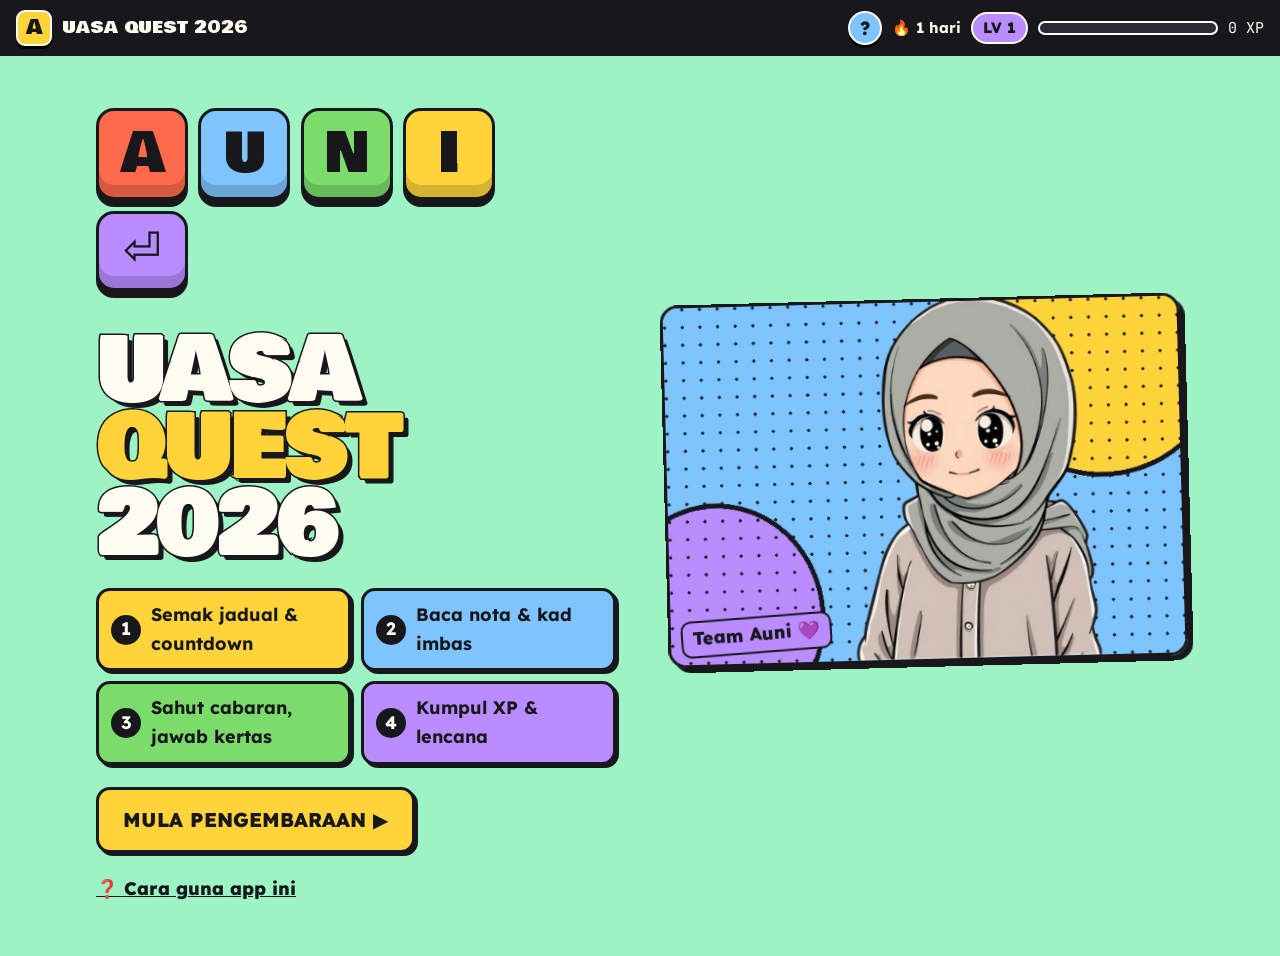
<file: index.html>
<!doctype html>
<html lang="ms">
<head>
<meta charset="utf-8">
<meta name="viewport" content="width=device-width,initial-scale=1,viewport-fit=cover">
<title>Auni UASA Quest 2026</title>
<meta name="description" content="Hub ulang kaji UASA Tingkatan 1: jadual & countdown, nota, kad imbas, cabaran, kertas latihan, simulasi dan lencana.">
<meta name="theme-color" content="#17171C">
<link rel="manifest" href="manifest.webmanifest">
<link rel="icon" type="image/png" href="assets/icons/favicon.png">
<link rel="apple-touch-icon" href="assets/icons/apple-touch-icon.png">
<meta name="apple-mobile-web-app-capable" content="yes">
<meta name="mobile-web-app-capable" content="yes">
<meta name="apple-mobile-web-app-status-bar-style" content="black">
<meta name="apple-mobile-web-app-title" content="Auni UASA">
<meta property="og:type" content="website">
<meta property="og:title" content="Auni UASA Quest 2026">
<meta property="og:description" content="Hub ulang kaji UASA Tingkatan 1: jadual & countdown, nota, kad imbas, kertas latihan dan lencana.">
<meta property="og:image" content="https://juliemarlina-collab.github.io/Auni-UASA-Quest-/assets/og-image.jpg">
<meta property="og:url" content="https://juliemarlina-collab.github.io/Auni-UASA-Quest-/">
<meta name="twitter:card" content="summary_large_image">
<link rel="preconnect" href="https://fonts.googleapis.com">
<link rel="preconnect" href="https://fonts.gstatic.com" crossorigin>
<link rel="stylesheet" href="https://fonts.googleapis.com/css2?family=Bowlby+One&family=Lexend:wght@400;500;600;700;800&family=JetBrains+Mono:wght@500;700&display=swap">
<link rel="stylesheet" href="css/style.css">
</head>
<body>
<header class="bar"><div class="wrap">
  <a class="logo" href="#utama" aria-label="Laman utama"><div class="k">A</div><span>UASA QUEST 2026</span></a>
  <div class="xpbox">
    <a class="helpbtn" href="#panduan" aria-label="Panduan: cara guna app" title="Panduan">?</a>
    <span class="streak" id="hdrStreak">🔥 1 hari</span>
    <span class="lvl" id="hdrLvl">LV 1</span>
    <div class="xpbar" aria-hidden="true"><i id="hdrBar"></i></div>
    <span class="xpnum" id="hdrXp">0 XP</span>
  </div>
</div></header>

<main id="app"></main>
<div id="toast" role="status" aria-live="polite"></div>
<canvas id="fx"></canvas>

<script src="js/config.js"></script>
<script src="js/data/bm.js"></script>
<script src="js/data/en.js"></script>
<script src="js/data/sej.js"></script>
<script src="js/data/geo.js"></script>
<script src="js/data/mt.js"></script>
<script src="js/data/sn.js"></script>
<script src="js/data/learn.js"></script>
<script src="js/data/more.js"></script>
<script src="js/sims.js"></script>
<script src="js/raikan.js"></script>
<script src="js/app.js"></script>
</body>
</html>
</file>
<file: css/style.css>
/* UASA Quest · gaya utama */
:root{padding-top:env(safe-area-inset-top,0px);padding-bottom:env(safe-area-inset-bottom,0px)}
body{margin:0}
img{max-width:100%}
[hidden]{display:none!important}

/* Layout: sticker-collage learning hub — sticky XP bar, keycap hero, quest cards, mama photo collage; paper views as stacked sticker cards */
:root{
  --mint:#9DF3C4; --mint-d:#6FE3A8; --ink:#17171C; --paper:#FFFCF2; --cream:#F6EFD9;
  --sun:#FFD43B; --tomato:#FF6B4A; --sky:#7EC4FF; --leaf:#7BDC6B; --grape:#B98CFF; --teal:#2BC3C9;
  --good:#1FA35A; --bad:#E2412B; --muted:#4D4D57;
  --f-display:'Bowlby One','Arial Black',Impact,sans-serif;
  --f-body:'Lexend',system-ui,-apple-system,'Segoe UI',sans-serif;
  --f-mono:'JetBrains Mono',ui-monospace,Menlo,Consolas,monospace;
  --b:3px solid var(--ink); --sh:5px 5px 0 var(--ink); --sh-s:3px 3px 0 var(--ink);
  color-scheme:light;
}
*{box-sizing:border-box}
html{scroll-behavior:smooth}
body{background:var(--mint);color:var(--ink);font-family:var(--f-body);font-size:18px;line-height:1.55;
  background-image:radial-gradient(rgba(23,23,28,.10) 1.2px,transparent 1.3px);background-size:18px 18px}
body::before{content:"";position:fixed;inset:0 0 auto;height:env(safe-area-inset-top,0px);z-index:60;background:var(--ink)}
button{font:inherit;color:inherit;cursor:pointer}
:focus-visible{outline:3px solid var(--grape);outline-offset:3px}
.wrap{max-width:1040px;margin:0 auto;padding-left:max(16px,env(safe-area-inset-left,0px));padding-right:max(16px,env(safe-area-inset-right,0px))}
h1,h2,h3{text-wrap:balance;margin:0}
.disp{font-family:var(--f-display);font-weight:400;letter-spacing:.01em;line-height:1}

/* ---------- top bar ---------- */
.bar{position:sticky;top:env(safe-area-inset-top,0px);z-index:50;background:var(--ink);color:var(--paper)}
.bar .wrap{display:flex;align-items:center;gap:12px;padding-block:10px}
.logo{display:flex;align-items:center;gap:10px;text-decoration:none;color:inherit;min-width:0}
.logo .k{width:36px;height:36px;border-radius:9px;background:var(--sun);color:var(--ink);display:grid;place-items:center;font-family:var(--f-display);font-size:20px;border:2px solid var(--paper);box-shadow:0 3px 0 #000}
.logo span{font-family:var(--f-display);font-size:17px;white-space:nowrap}
.xpbox{margin-left:auto;display:flex;align-items:center;gap:10px;min-width:0}
.lvl{background:var(--grape);color:var(--ink);border:2px solid var(--paper);border-radius:999px;padding:2px 10px;font-weight:800;font-size:15px;white-space:nowrap}
.xpbar{width:clamp(70px,22vw,180px);height:14px;border:2px solid var(--paper);border-radius:999px;overflow:hidden;background:#2b2b33}
.xpbar i{display:block;height:100%;background:linear-gradient(90deg,var(--sun),var(--tomato));width:0;transition:width .8s cubic-bezier(.2,1.4,.4,1)}
.xpnum{font-family:var(--f-mono);font-size:15px;white-space:nowrap;font-variant-numeric:tabular-nums}
.streak{font-weight:700;font-size:15px;white-space:nowrap}
@media (max-width:520px){.logo span{display:none}.streak{display:none}}

/* ---------- shared sticker bits ---------- */
.card{background:var(--paper);border:var(--b);border-radius:18px;box-shadow:var(--sh)}
.btn{display:inline-flex;align-items:center;justify-content:center;gap:8px;border:var(--b);border-radius:14px;padding:10px 18px;font-weight:800;background:var(--sun);box-shadow:var(--sh-s);transition:transform .12s,box-shadow .12s;text-decoration:none;color:var(--ink);min-height:46px}
.btn:hover{transform:translate(-1px,-1px);box-shadow:4px 4px 0 var(--ink)}
.btn:active{transform:translate(3px,3px);box-shadow:0 0 0 var(--ink)}
.btn.ghost{background:var(--paper)}
.btn.dark{background:var(--ink);color:var(--paper);border-color:var(--ink)}
.btn[disabled]{opacity:.5;cursor:not-allowed;transform:none}
.label{display:inline-block;background:var(--ink);color:var(--paper);font-family:var(--f-display);padding:6px 14px 8px;border-radius:6px;font-size:clamp(18px,3.4vw,26px);transform:rotate(-1.5deg)}
.eyebrow{font-weight:800;text-transform:uppercase;letter-spacing:.12em;font-size:14px}
section.blk{padding-block:34px}
.sechead{display:flex;flex-wrap:wrap;align-items:end;gap:12px 18px;margin-bottom:20px}
.sechead p{margin:0;color:var(--muted);max-width:52ch}

/* ---------- hero ---------- */
.hero{padding-block:30px 10px}
.hero-grid{display:grid;grid-template-columns:1.25fr 1fr;gap:28px;align-items:center}
@media (max-width:820px){.hero-grid{grid-template-columns:1fr}}
.keys{display:grid;grid-template-columns:repeat(4,minmax(0,1fr));gap:10px;max-width:520px}
.key{aspect-ratio:1;max-width:100%;border:var(--b);border-radius:18px;display:grid;place-items:center;font-family:var(--f-display);font-size:clamp(28px,7vw,54px);position:relative;
  box-shadow:inset 0 -12px 0 rgba(0,0,0,.16),0 7px 0 var(--ink);animation:drop .6s cubic-bezier(.2,1.6,.4,1) both;user-select:none;transition:transform .1s,box-shadow .1s}
.key:active{transform:translateY(6px);box-shadow:inset 0 -6px 0 rgba(0,0,0,.16),0 1px 0 var(--ink)}
.key.enter{grid-row:span 2;aspect-ratio:auto;font-size:clamp(26px,6vw,46px)}
.key:nth-child(1){background:var(--tomato)}.key:nth-child(2){background:var(--sky);animation-delay:.06s}.key:nth-child(3){background:var(--leaf);animation-delay:.12s}
.key:nth-child(4){background:var(--sun);animation-delay:.18s}.key:nth-child(5){background:var(--grape);animation-delay:.24s}.key:nth-child(6){background:var(--sky);animation-delay:.3s}.key:nth-child(7){background:var(--tomato);animation-delay:.36s}
@keyframes drop{from{transform:translateY(-40px) rotate(-8deg);opacity:0}to{transform:none;opacity:1}}
.title-big{font-family:var(--f-display);font-size:clamp(40px,8.5vw,84px);line-height:.92;margin-top:22px;color:var(--paper);
  -webkit-text-stroke:3px var(--ink);paint-order:stroke fill;text-shadow:5px 5px 0 var(--ink)}
.title-big em{font-style:normal;color:var(--sun)}
.hero p.sub{font-size:20px;font-weight:600;margin:14px 0 0;max-width:44ch}
.statcard{padding:22px;position:relative}
.statcard .whoname{display:flex;align-items:center;gap:14px}
.hero{overflow-x:clip}
.avatar{width:64px;height:64px;border-radius:50%;border:var(--b);background:var(--sun) center/cover no-repeat;flex:none}
.statcard h3{font-family:var(--f-display);font-size:26px}
.statcard .rank{font-weight:700;color:var(--muted)}
.bigxp{display:flex;align-items:baseline;gap:8px;margin-top:18px}
.bigxp b{font-family:var(--f-mono);font-size:44px;line-height:1;font-variant-numeric:tabular-nums}
.meter{height:22px;border:var(--b);border-radius:999px;overflow:hidden;background:var(--cream);margin-top:10px}
.meter i{display:block;height:100%;background:repeating-linear-gradient(-45deg,var(--tomato) 0 12px,#ff835f 12px 24px);width:0;transition:width 1s cubic-bezier(.2,1.3,.4,1)}
.mini{display:grid;grid-template-columns:repeat(3,1fr);gap:10px;margin-top:16px}
.mini div{border:2px solid var(--ink);border-radius:12px;padding:8px;text-align:center;background:var(--mint)}
.mini b{display:block;font-family:var(--f-mono);font-size:24px;font-variant-numeric:tabular-nums}
.mini span{font-size:14px;font-weight:700}
.burst{position:absolute;top:-22px;right:-14px;width:84px;height:84px;background:var(--sun);border:var(--b);display:grid;place-items:center;text-align:center;font-weight:800;font-size:13px;line-height:1.1;
  clip-path:polygon(50% 0,61% 14%,79% 7%,80% 25%,98% 30%,88% 46%,100% 62%,82% 69%,82% 88%,64% 84%,50% 100%,37% 85%,18% 90%,18% 70%,0 62%,12% 47%,2% 30%,20% 26%,22% 7%,39% 14%);animation:spin 18s linear infinite}
@keyframes spin{to{transform:rotate(360deg)}}

/* ---------- quests ---------- */
.quests{display:grid;grid-template-columns:repeat(auto-fill,minmax(min(100%,290px),1fr));gap:22px;margin-bottom:26px}
.quest{overflow:hidden;display:flex;flex-direction:column;transition:transform .15s}
.quest:hover{transform:rotate(-.6deg) translateY(-2px)}
.quest .top{padding:18px 20px 16px;border-bottom:var(--b);position:relative;min-height:118px}
.quest .tag{display:inline-block;background:var(--paper);border:2px solid var(--ink);border-radius:999px;font-weight:800;font-size:14px;padding:2px 10px}
.quest h3{font-family:var(--f-display);font-size:clamp(22px,3.4vw,30px);margin-top:10px;line-height:1.05}
.quest .ico{position:absolute;right:16px;top:14px;font-size:40px;transform:rotate(8deg)}
.quest .bot{padding:16px 20px 20px;display:flex;flex-direction:column;gap:12px;flex:1}
.kchips{display:flex;flex-wrap:wrap;gap:8px}
.kchip{border:2px solid var(--ink);border-radius:10px;padding:4px 10px;font-size:15px;font-weight:700;background:var(--cream)}
.kchip.done{background:var(--leaf)}
.qmeta{display:flex;justify-content:space-between;align-items:center;gap:10px;margin-top:auto;flex-wrap:wrap}
.qmeta .best{font-family:var(--f-mono);font-weight:700}
.c-tomato{background:var(--tomato)}.c-sun{background:var(--sun)}.c-teal{background:var(--teal)}.c-grape{background:var(--grape)}.c-sky{background:var(--sky)}.c-leaf{background:var(--leaf)}

/* ---------- did you know ---------- */
.dyk{background:var(--teal);border:var(--b);border-radius:22px;box-shadow:var(--sh);position:relative;overflow:hidden;padding:clamp(22px,4vw,40px)}
.dyk::before{content:"";position:absolute;inset:-50%;background:repeating-conic-gradient(from 0deg,rgba(23,23,28,.0) 0 8deg,rgba(23,23,28,.14) 8deg 10deg);pointer-events:none}
.dyk-in{position:relative;display:grid;grid-template-columns:auto 1fr;gap:24px;align-items:center}
@media (max-width:640px){.dyk-in{grid-template-columns:1fr}}
.dyk-title{font-family:var(--f-display);font-size:clamp(34px,6vw,54px);line-height:.95;color:var(--paper);-webkit-text-stroke:3px var(--ink);paint-order:stroke fill;text-shadow:4px 4px 0 var(--ink)}
.dyk-title .q{color:var(--tomato)}
.bubble{background:var(--sun);border:var(--b);border-radius:26px;padding:20px 22px;position:relative;box-shadow:var(--sh-s);min-height:120px}
.bubble::after{content:"";position:absolute;left:28px;bottom:-22px;width:30px;height:30px;background:var(--sun);border-right:var(--b);border-bottom:var(--b);transform:skewX(30deg) rotate(45deg)}
.bubble p{margin:0 0 12px;font-size:19px;font-weight:600}
.bubble .tipnav{display:flex;align-items:center;justify-content:space-between;gap:10px}
.bubble small{font-family:var(--f-mono);font-weight:700}
.tipfade{animation:pop .35s cubic-bezier(.2,1.6,.4,1)}
@keyframes pop{from{transform:scale(.92);opacity:.2}to{transform:none;opacity:1}}

/* ---------- badges ---------- */
.badges{display:grid;grid-template-columns:repeat(auto-fill,minmax(150px,1fr));gap:14px}
.badge{border:var(--b);border-radius:16px;padding:14px 12px;text-align:center;background:var(--paper);box-shadow:var(--sh-s);transition:transform .2s}
.badge .em{font-size:38px;line-height:1;display:block;margin-bottom:6px}
.badge b{display:block;font-size:16px}
.badge span{font-size:14px;color:var(--muted)}
.badge.lock{background:var(--cream)}
.badge.lock .em{filter:grayscale(1);opacity:.35}
.badge.on{background:var(--sun)}
.badge.on:hover{transform:rotate(-3deg) scale(1.03)}

/* ---------- mama collage ---------- */
.love{background:var(--cream);border:var(--b);border-radius:22px;box-shadow:var(--sh);position:relative;overflow:hidden;padding:clamp(22px,4vw,44px)}
.love::before{content:"";position:absolute;inset:-60%;background:repeating-conic-gradient(from 0deg at 50% 50%,var(--paper) 0 9deg,var(--cream) 9deg 18deg);opacity:.9}
.love-in{position:relative;display:grid;grid-template-columns:minmax(0,.9fr) minmax(0,1.1fr);gap:clamp(20px,4vw,44px);align-items:center}
@media (max-width:760px){.love-in{grid-template-columns:1fr}}
.photo{position:relative;max-width:420px;justify-self:center;width:100%}
.photo .frame{background:var(--paper);border:var(--b);border-radius:14px;padding:12px 12px 46px;box-shadow:var(--sh);transform:rotate(-3deg)}
.photo img{display:block;width:100%;border:2px solid var(--ink);border-radius:8px;aspect-ratio:560/676;object-fit:cover}
.photo .cap{position:absolute;left:0;right:0;bottom:12px;text-align:center;font-family:var(--f-display);font-size:20px}
.photo .star{position:absolute;right:-18px;bottom:30px;width:74px;height:74px;background:var(--sun);border:var(--b);clip-path:polygon(50% 0,63% 35%,100% 38%,70% 60%,80% 100%,50% 76%,20% 100%,30% 60%,0 38%,37% 35%);animation:wob 3s ease-in-out infinite}
.photo .hearts{position:absolute;left:-16px;top:18px;background:var(--grape);border:var(--b);border-radius:14px;padding:6px 12px;font-weight:800;transform:rotate(-10deg);box-shadow:var(--sh-s)}
@keyframes wob{50%{transform:rotate(14deg) scale(1.06)}}
.wegot{display:inline-flex;flex-direction:column;gap:6px}
.wegot span{background:var(--ink);color:var(--paper);font-family:var(--f-display);font-size:clamp(34px,7vw,66px);line-height:1;padding:6px 16px 10px;align-self:flex-start}
.wegot span:nth-child(2){margin-left:clamp(20px,5vw,60px);background:var(--tomato);color:var(--ink);border:var(--b)}
.mnote{background:var(--paper);border:var(--b);border-radius:18px;padding:18px 20px;margin-top:20px;box-shadow:var(--sh-s);font-size:19px;max-width:60ch}
.mnote p{margin:0 0 10px}
.mnote .sig{font-weight:800}

/* ---------- format ---------- */
.fmt{display:grid;grid-template-columns:repeat(2,minmax(0,1fr));gap:22px}
@media (max-width:760px){.fmt{grid-template-columns:1fr}}
.fmt .card{padding:0;overflow:hidden}
.fmt h3{font-family:var(--f-display);font-size:24px;padding:14px 18px;border-bottom:var(--b)}
.fmt table{width:100%;border-collapse:collapse;font-size:16px}
.fmt td,.fmt th{padding:9px 14px;border-bottom:2px dashed rgba(23,23,28,.25);text-align:left;vertical-align:top}
.fmt th{background:var(--cream);font-size:14px;text-transform:uppercase;letter-spacing:.08em}
.fmt td:last-child{font-family:var(--f-mono);white-space:nowrap;text-align:right}
.fineprint{font-size:15px;color:var(--muted);margin-top:14px}

/* ---------- paper view ---------- */
.ptop{padding-block:22px 6px}
.crumbs{display:flex;gap:10px;align-items:center;flex-wrap:wrap}
.ptitle{margin-top:16px;display:flex;flex-wrap:wrap;align-items:center;gap:12px 16px}
.ptitle h1{font-family:var(--f-display);font-size:clamp(28px,5.4vw,48px);line-height:1;color:var(--paper);-webkit-text-stroke:3px var(--ink);paint-order:stroke fill;text-shadow:4px 4px 0 var(--ink)}
.tabs{display:flex;gap:10px;flex-wrap:wrap;margin-top:18px}
.tab{border:var(--b);border-radius:14px;padding:10px 16px;font-weight:800;background:var(--paper);box-shadow:var(--sh-s)}
.tab[aria-selected="true"]{background:var(--ink);color:var(--paper)}
.tools{display:flex;flex-wrap:wrap;gap:12px;align-items:center;margin-top:18px}
.timer{display:flex;align-items:center;gap:10px;background:var(--paper);border:var(--b);border-radius:14px;padding:6px 8px 6px 14px;box-shadow:var(--sh-s)}
.timer b{font-family:var(--f-mono);font-size:24px;font-variant-numeric:tabular-nums}
.timer.low b{color:var(--bad)}
.timer button{border:2px solid var(--ink);border-radius:10px;background:var(--sun);font-weight:800;padding:6px 12px}
.pill{border:2px solid var(--ink);border-radius:999px;padding:4px 12px;font-weight:700;background:var(--paper);font-size:16px}
.sect{margin-top:28px}
.sect-h{display:flex;flex-wrap:wrap;align-items:center;gap:10px 14px;margin-bottom:6px}
.sect-h .mk{font-family:var(--f-mono);font-weight:700;background:var(--sun);border:2px solid var(--ink);border-radius:8px;padding:2px 8px}
.sect .ins{font-weight:600;margin:6px 0 14px;max-width:70ch}
.grpc{padding:clamp(16px,3vw,24px);margin-bottom:18px}
.stim{margin-bottom:6px}
.passage{background:var(--cream);border:2px solid var(--ink);border-radius:12px;padding:14px 18px;margin:12px 0;max-width:72ch}
.passage p{margin:0 0 10px}.passage p:last-child{margin:0}
.passage.notice p:first-child{font-weight:800;text-align:center;letter-spacing:.08em}
p.note{background:none;border:0;box-shadow:none;padding:0;margin:6px 0 0;color:var(--muted);font-size:15px}
.tag{display:inline-block;background:var(--grape);border:2px solid var(--ink);border-radius:8px;font-size:14px;font-weight:800;padding:0 8px;margin-left:6px}
.sign{border:3px double var(--ink);background:var(--paper);border-radius:10px;padding:14px;text-align:center;font-weight:700;max-width:420px;margin:6px 0}
.msg{background:#E9F6FF;border:2px solid var(--ink);border-radius:16px 16px 16px 4px;padding:12px 16px;max-width:520px;margin:6px 0}
.msg.mail{border-radius:12px;background:var(--paper);margin:12px 0}
.poster{border:var(--b);background:var(--sun);border-radius:14px;padding:16px;max-width:460px;margin:12px 0;display:grid;gap:4px;font-weight:600;transform:rotate(-.6deg)}
.poster-h{font-family:var(--f-display);font-size:22px;line-height:1.1;margin-bottom:6px}
.mindmap{display:flex;flex-wrap:wrap;gap:10px;margin:14px 0;align-items:stretch}
.mm-c{flex:1 1 100%;background:var(--ink);color:var(--paper);border-radius:12px;padding:10px 14px;font-weight:800;text-align:center}
.mm-n{flex:1 1 160px;border:2px solid var(--ink);border-radius:12px;padding:10px 12px;background:var(--paper);font-weight:600;position:relative}
.mm-n::before{content:"●";color:var(--tomato);margin-right:6px}
.trio{display:grid;grid-template-columns:repeat(3,minmax(0,1fr));gap:12px;margin:12px 0}
@media (max-width:760px){.trio{grid-template-columns:1fr}}
.who{border:2px solid var(--ink);border-radius:14px;padding:12px 14px;background:var(--cream)}
.who p{margin:6px 0 0;font-size:17px}
.ul sup{font-family:var(--f-mono);font-size:13px;font-weight:700;margin-right:1px}
.ul u{text-decoration-thickness:2px;text-underline-offset:3px;font-weight:700}
.item{border-top:2px dashed rgba(23,23,28,.25);padding-top:14px;margin-top:14px}
.item:first-child{border-top:0;margin-top:8px;padding-top:0}
.qline{display:flex;gap:12px;align-items:flex-start}
.qn{flex:none;min-width:40px;height:32px;padding:0 8px;border:2px solid var(--ink);border-radius:10px;background:var(--sun);font-family:var(--f-mono);font-weight:700;display:grid;place-items:center;font-size:16px}
.qt{flex:1;min-width:0;font-weight:500}
.qt .m{font-family:var(--f-mono);font-size:14px;color:var(--muted);white-space:nowrap}
.opts{display:grid;gap:8px;margin:10px 0 0 52px}
@media (max-width:520px){.opts{margin-left:0}}
.opts.short{grid-template-columns:repeat(auto-fit,minmax(120px,1fr))}
.opt{display:flex;align-items:center;gap:12px;text-align:left;border:2px solid var(--ink);border-radius:12px;padding:10px 12px;background:var(--paper);min-height:46px;transition:transform .1s,background .15s}
.opt:hover:not([disabled]){background:var(--mint);transform:translateX(2px)}
.opt .L{flex:none;width:28px;height:28px;border-radius:8px;border:2px solid var(--ink);display:grid;place-items:center;font-weight:800;background:var(--cream)}
.opt.sel{background:var(--sky)}
.opt.sel .L{background:var(--ink);color:var(--paper)}
.opt.right{background:#BFF2CF}.opt.right .L{background:var(--good);color:#fff}
.opt.wrong{background:#FFD0C7}.opt.wrong .L{background:var(--bad);color:#fff}
.opt[disabled]{cursor:default}
.inp{margin:10px 0 0 52px;display:flex;flex-wrap:wrap;gap:10px}
@media (max-width:520px){.inp{margin-left:0}}
.inp input,textarea{font:inherit;border:2px solid var(--ink);border-radius:12px;padding:10px 12px;background:var(--paper);color:var(--ink);min-height:46px;width:min(100%,320px)}
.inp input.right{background:#BFF2CF}.inp input.wrong{background:#FFD0C7}
textarea{width:100%;min-height:200px;resize:vertical;line-height:1.6}
.wbox{margin:12px 0 0}
.wmeta{display:flex;flex-wrap:wrap;gap:10px;align-items:center;margin-top:8px}
.wc{font-family:var(--f-mono);font-weight:700;border:2px solid var(--ink);border-radius:999px;padding:3px 12px;background:var(--cream)}
.wc.ok{background:var(--leaf)}.wc.under{background:var(--sun)}.wc.over{background:var(--tomato)}
.choices{display:grid;gap:8px;margin:12px 0}
.fb{margin:10px 0 0 52px;border:2px solid var(--ink);border-radius:12px;padding:10px 14px;background:var(--paper);font-size:17px}
@media (max-width:520px){.fb{margin-left:0}}
.fb.good{background:#E3FAEA}.fb.bad{background:#FFEDE8}
.fb .h{font-weight:800}
.mark{margin-top:10px;display:flex;flex-wrap:wrap;gap:8px;align-items:center}
.mark .lab{font-weight:700;font-size:16px;min-width:0;flex:1 1 200px}
.segs{display:flex;flex-wrap:wrap;gap:4px}
.seg{width:36px;height:36px;border:2px solid var(--ink);border-radius:9px;background:var(--paper);font-family:var(--f-mono);font-weight:700}
.seg.on{background:var(--ink);color:var(--paper)}
.dock{position:sticky;bottom:0;z-index:40;margin-top:30px;background:var(--ink);color:var(--paper);padding-bottom:env(safe-area-inset-bottom,0px)}
.dock .wrap{display:flex;align-items:center;gap:12px;flex-wrap:wrap;padding-block:10px}
.dock .prog{flex:1;min-width:140px}
.dock .prog .meter{border-color:var(--paper);height:14px;margin-top:4px;background:#2b2b33}
.dock .prog .meter i{background:var(--leaf)}
.dock .btn{box-shadow:0 3px 0 #000}
.result{padding:clamp(18px,3vw,26px);margin-top:22px;background:var(--sun);display:grid;grid-template-columns:auto 1fr;gap:20px;align-items:center}
@media (max-width:560px){.result{grid-template-columns:1fr}}
.ring{--p:0;width:120px;height:120px;border-radius:50%;border:var(--b);background:conic-gradient(var(--ink) calc(var(--p)*1%),var(--paper) 0);display:grid;place-items:center}
.ring div{width:84px;height:84px;border-radius:50%;background:var(--sun);border:var(--b);display:grid;place-items:center;font-family:var(--f-mono);font-weight:700;font-size:24px}
.result h3{font-family:var(--f-display);font-size:28px}
.result p{margin:6px 0}
.result .row{display:flex;flex-wrap:wrap;gap:10px;margin-top:10px}
footer{padding-block:30px 40px;font-size:15px;color:var(--muted);text-align:center}

/* toast + confetti */
#toast{position:fixed;left:50%;bottom:calc(84px + env(safe-area-inset-bottom,0px));transform:translate(-50%,40px);opacity:0;z-index:90;background:var(--sun);border:var(--b);border-radius:16px;box-shadow:var(--sh);padding:10px 18px;font-weight:800;transition:.35s cubic-bezier(.2,1.6,.4,1);max-width:calc(100vw - 32px);text-align:center}
#toast.show{transform:translate(-50%,0);opacity:1}
#fx{position:fixed;inset:0;pointer-events:none;z-index:80}
@media (prefers-reduced-motion:reduce){*,*::before,*::after{animation:none!important;transition:none!important}html{scroll-behavior:auto}}

/* v2 additions */
.banner{position:relative;margin:-6px -6px 14px;border:var(--b);border-radius:14px;overflow:hidden;box-shadow:var(--sh-s)}
.banner img{display:block;width:100%;aspect-ratio:640/444;object-fit:cover}
.bname{position:absolute;left:10px;bottom:10px;background:var(--grape);border:2px solid var(--ink);border-radius:10px;padding:2px 10px;font-weight:800;transform:rotate(-3deg)}
@media (max-width:820px){.statcard{order:-1}}
.subjh{font-family:var(--f-display);font-size:24px;margin:4px 0 12px;display:flex;align-items:center;gap:10px}
.subjh::after{content:"";flex:1;height:3px;background:var(--ink);border-radius:3px}
.tag2{display:inline-block;background:var(--paper);border:2px solid var(--ink);border-radius:999px;font-weight:800;font-size:14px;padding:2px 10px}
.cd{display:flex;flex-wrap:wrap;gap:16px;align-items:center;justify-content:space-between;padding:18px 20px;background:var(--ink);color:var(--paper);border-color:var(--ink)}
.cdbig{font-family:var(--f-display);font-size:clamp(22px,4vw,32px);color:var(--sun);line-height:1.1;margin-top:4px}
.cdsub{font-weight:600;margin-top:6px}
.gsel{display:flex;gap:8px;flex-wrap:wrap}
.gbtn{border:2px solid var(--paper);border-radius:12px;padding:8px 12px;font-weight:800;background:transparent;color:var(--paper)}
.gbtn[aria-pressed="true"]{background:var(--sun);color:var(--ink);border-color:var(--sun)}
.sched{display:grid;grid-template-columns:repeat(auto-fill,minmax(min(100%,230px),1fr));gap:14px;margin-top:16px}
.day{background:var(--paper);border:var(--b);border-radius:16px;overflow:hidden;box-shadow:var(--sh-s)}
.day .dh{display:flex;justify-content:space-between;align-items:baseline;padding:8px 14px;background:var(--sky);border-bottom:var(--b)}
.day .dh b{font-family:var(--f-display);font-size:20px}
.day .dh span{font-family:var(--f-mono);font-weight:700}
.day.next .dh{background:var(--sun)}
.day.next{transform:rotate(-1deg)}
.day.past{opacity:.55}
.day.past .dh{background:var(--cream)}
.day ul{list-style:none;margin:0;padding:8px 14px 12px;display:grid;gap:8px}
.day li{display:grid;grid-template-columns:auto 1fr;gap:10px;font-size:16px;font-weight:600}
.day .tm{font-family:var(--f-mono);font-size:14px;background:var(--cream);border:1.5px solid var(--ink);border-radius:6px;padding:1px 6px;white-space:nowrap;height:fit-content}
.go{font-size:14px;font-weight:800;color:var(--ink);background:var(--leaf);border:1.5px solid var(--ink);border-radius:6px;padding:0 6px;text-decoration:none;white-space:nowrap}
.mapwrap{max-width:560px;margin:12px 0;border:var(--b);border-radius:14px;background:var(--paper);padding:6px;overflow-x:auto}
.mapwrap svg{display:block;width:100%;min-width:300px;height:auto}
.legend{display:flex;flex-wrap:wrap;gap:8px 14px;font-size:15px;font-weight:600;margin:6px 0 4px}
.legend span{display:inline-flex;align-items:center;gap:6px}
.legend i{display:inline-block;width:22px;height:10px;border:1.5px solid var(--ink);border-radius:3px}
.dtab{border-collapse:collapse;margin:12px 0;font-size:16px;background:var(--paper)}
.dtab th,.dtab td{border:2px solid var(--ink);padding:6px 12px;text-align:center;font-variant-numeric:tabular-nums}
.dtab th{background:var(--sun)}
textarea.otxt{min-height:110px;width:100%}

/* v3 app shell */
body.hasnav .pg{padding-bottom:calc(92px + env(safe-area-inset-bottom,0px))}
.pg{padding-top:18px}
.tabbar{position:fixed;left:0;right:0;bottom:0;z-index:55;background:var(--ink);display:grid;grid-template-columns:repeat(6,1fr);padding:6px max(8px,env(safe-area-inset-right,0px)) calc(6px + env(safe-area-inset-bottom,0px)) max(8px,env(safe-area-inset-left,0px));border-top:3px solid var(--ink)}
.tabbar a{display:flex;flex-direction:column;align-items:center;gap:2px;color:var(--paper);text-decoration:none;font-weight:700;font-size:14px;padding:6px 2px;border-radius:12px;min-height:52px;justify-content:center}
.tabbar a span{font-size:22px;line-height:1}
.tabbar a.on{background:var(--sun);color:var(--ink)}
.phead{padding-block:6px 14px}
.ptl{font-family:var(--f-display);font-size:clamp(28px,6vw,46px);line-height:1;color:var(--paper);-webkit-text-stroke:3px var(--ink);paint-order:stroke fill;text-shadow:4px 4px 0 var(--ink);margin-top:10px}
.phead p{margin:10px 0 0;font-weight:600;max-width:60ch}
.btn.sm{min-height:38px;padding:6px 12px;font-size:16px}
.btn.big{font-size:20px;padding:14px 24px;min-height:56px}
.tiny{font-size:15px;font-weight:700;margin-top:6px}
.hero2{padding:16px;max-width:720px}
.hero2 .banner{margin:0 0 14px}
.hello{display:flex;justify-content:space-between;align-items:flex-end;gap:12px;flex-wrap:wrap}
.hello h2{font-family:var(--f-display);font-size:clamp(24px,5vw,34px);line-height:1.05}
.hello .rank{font-weight:700;color:var(--muted)}
.xpbig{display:flex;align-items:baseline;gap:6px}.xpbig b{font-family:var(--f-mono);font-size:40px;line-height:1}
.remind{padding:18px 20px;max-width:720px}
.rtop{display:flex;justify-content:space-between;align-items:flex-start;gap:12px;flex-wrap:wrap}
.remind .cdbig{color:var(--tomato);-webkit-text-stroke:0}
.rlist{list-style:none;margin:12px 0 0;padding:0;display:grid;gap:6px}
.rlist li{display:grid;grid-template-columns:auto 1fr;gap:10px;font-weight:600;align-items:center}
.tm{font-family:var(--f-mono);font-size:14px;background:var(--cream);border:1.5px solid var(--ink);border-radius:6px;padding:1px 6px;white-space:nowrap;height:fit-content}
.chips{display:flex;flex-wrap:wrap;gap:8px;margin-top:8px}
.chipl{border:2px solid var(--ink);border-radius:999px;padding:6px 12px;font-weight:800;text-decoration:none;color:var(--ink);box-shadow:var(--sh-s)}
.checks{display:grid;gap:6px;margin-top:8px}
.chk{display:flex;gap:10px;align-items:center;font-weight:600;padding:8px 10px;border:2px solid var(--ink);border-radius:12px;background:var(--paper);cursor:pointer}
.chk input{width:22px;height:22px;accent-color:var(--good);flex:none}
.chk:has(input:checked){background:#E3FAEA}.chk:has(input:checked) span{text-decoration:line-through}
.tiles{display:grid;grid-template-columns:repeat(auto-fill,minmax(min(100%,150px),1fr));gap:14px;max-width:720px}
.tile{border:var(--b);border-radius:18px;box-shadow:var(--sh);padding:16px;text-decoration:none;color:var(--ink);display:flex;flex-direction:column;gap:2px;transition:transform .12s}
.tile:hover{transform:rotate(-1.5deg) translateY(-2px)}
.tile span{font-size:32px}.tile b{font-family:var(--f-display);font-size:22px}.tile small{font-weight:600}
.sgrid{display:grid;grid-template-columns:repeat(auto-fill,minmax(min(100%,240px),1fr));gap:18px}
.stile{text-decoration:none;color:var(--ink);overflow:hidden;transition:transform .12s}
.stile:hover{transform:translateY(-3px) rotate(-.6deg)}
.stop{display:flex;justify-content:space-between;align-items:flex-start;padding:14px 16px;border-bottom:var(--b);min-height:84px}
.sico{font-size:40px}.sdate{background:var(--paper);border:2px solid var(--ink);border-radius:999px;font-size:14px;font-weight:800;padding:2px 10px}
.sbot{padding:14px 16px}.sbot h3{font-family:var(--f-display);font-size:24px}
.smeta{display:flex;flex-wrap:wrap;gap:6px;margin-top:8px}.smeta span{font-size:14px;font-weight:700;border:1.5px solid var(--ink);border-radius:8px;padding:1px 8px;background:var(--cream)}
.notes{display:grid;gap:14px;max-width:760px}
.note summary{list-style:none;cursor:pointer;display:flex;align-items:center;gap:12px;padding:14px 16px;font-weight:800;font-size:19px}
.note summary::-webkit-details-marker{display:none}
.note summary::after{content:"＋";margin-left:auto;font-weight:800}
.note[open] summary::after{content:"－"}
.note[open] summary{border-bottom:2px dashed rgba(23,23,28,.25)}
.nn{flex:none;width:30px;height:30px;border-radius:9px;border:2px solid var(--ink);background:var(--sun);display:grid;place-items:center;font-family:var(--f-mono);font-size:16px}
.note ul{margin:0;padding:12px 18px 16px 40px;display:grid;gap:8px}
.fc-wrap{max-width:560px;display:grid;gap:14px}
.fc-count{font-family:var(--f-mono);font-weight:700}
.flash{border:0;padding:0;background:none;perspective:1000px;height:260px;width:100%}
.fc-in{position:relative;width:100%;height:100%;transition:transform .5s cubic-bezier(.2,1.2,.4,1);transform-style:preserve-3d}
.flash.flip .fc-in{transform:rotateY(180deg)}
.fc-f,.fc-b{position:absolute;inset:0;border:var(--b);border-radius:22px;box-shadow:var(--sh);display:flex;flex-direction:column;align-items:center;justify-content:center;gap:10px;padding:20px;text-align:center;backface-visibility:hidden;-webkit-backface-visibility:hidden}
.fc-f{background:inherit}.flash .fc-f{background:var(--paper)}
.fc-b{background:var(--sun);transform:rotateY(180deg)}
.fc-f b,.fc-b b{font-size:clamp(20px,4.5vw,28px);line-height:1.25}
.fc-f small,.fc-b small{font-weight:800;letter-spacing:.14em;font-size:13px}
.fc-f em{font-size:15px;color:var(--muted)}
.fc-nav,.row2{display:flex;gap:10px;flex-wrap:wrap}
.chal-start,.chal{padding:22px;max-width:620px}
.chal-start{text-align:center}.chal-start .cbig{font-size:56px}.chal-start h3{font-family:var(--f-display);font-size:26px;margin:6px 0}.chal-start .row2{justify-content:center}
.cq{font-size:22px;margin:8px 0 12px}
.cbar{height:12px;border:2px solid var(--ink);border-radius:999px;overflow:hidden;background:var(--cream);margin-bottom:10px}.cbar i{display:block;height:100%;background:var(--leaf)}
.focus{padding:24px;display:grid;gap:18px;justify-items:center;text-align:center;max-width:560px}
.fring{--p:0;width:220px;height:220px;border-radius:50%;border:var(--b);background:conic-gradient(var(--tomato) calc(var(--p)*1%),var(--cream) 0);display:grid;place-items:center;box-shadow:var(--sh)}
.fring>div{width:170px;height:170px;border-radius:50%;background:var(--paper);border:var(--b);display:grid;place-content:center}
.fring b{font-family:var(--f-mono);font-size:44px;line-height:1}.fring small{font-weight:700}
.presets{display:flex;flex-wrap:wrap;gap:8px;justify-content:center}
.ftips{padding:18px 22px;margin-top:18px;max-width:560px}.ftips h3{font-family:var(--f-display);font-size:22px}.ftips ol{margin:10px 0 0;padding-left:20px;display:grid;gap:4px}
.big3{max-width:620px}.big3 b{font-size:28px}
.calbtn{display:block;margin:0 12px 12px;text-align:center;border:2px solid var(--ink);border-radius:10px;padding:8px;font-weight:800;font-size:15px;text-decoration:none;color:var(--ink);background:var(--mint)}
.intro{min-height:100%;padding-block:28px;background:var(--mint)}
.intro-in{display:grid;gap:22px;justify-items:start;max-width:640px;margin:0 auto}
.intro-photo{position:relative;width:100%;border:var(--b);border-radius:18px;overflow:hidden;box-shadow:var(--sh);transform:rotate(-1.5deg)}
.intro-photo img{display:block;width:100%;aspect-ratio:640/444;object-fit:cover}
.quest-steps{display:grid;grid-template-columns:repeat(2,minmax(0,1fr));gap:10px;width:100%}
.qs{border:var(--b);border-radius:14px;padding:10px 12px;display:flex;gap:10px;align-items:center;font-weight:700;box-shadow:var(--sh-s)}
.qs b{flex:none;width:30px;height:30px;border-radius:50%;background:var(--ink);color:var(--paper);display:grid;place-items:center}
@media (max-width:420px){.quest-steps{grid-template-columns:1fr}}

/* v4 math */
.fig{max-width:340px;margin:10px 0;border:2px solid var(--ink);border-radius:12px;background:var(--paper);padding:6px}
.fig svg{display:block;width:100%;height:auto}
.kans{align-items:center}.kans label{font-weight:800}
.kans input{width:min(100%,240px);font-family:var(--f-mono);font-weight:700}
.steps{margin:8px 0;padding:10px 12px;background:var(--cream);border:1.5px dashed var(--ink);border-radius:10px;line-height:1.8;font-family:var(--f-mono);font-size:16px}
.steps i{font-family:var(--f-body);color:var(--muted);font-size:14px}
.simbtn{display:inline-flex;align-items:center;gap:6px;margin:8px 0 2px;border:2px solid var(--ink);border-radius:10px;background:var(--grape);font-weight:800;padding:6px 12px;box-shadow:var(--sh-s)}
.scrwrap{margin:10px 0 0 52px}
@media (max-width:520px){.scrwrap{margin-left:0}}
.scrtog{min-height:36px}
.scr{margin-top:8px;border:2px solid var(--ink);border-radius:14px;background:var(--paper);padding:8px;display:grid;gap:8px}
.scrtools{display:flex;gap:8px;align-items:center;flex-wrap:wrap}
.pen{width:30px;height:30px;border-radius:50%;border:2px solid var(--ink);background:#17171C}
.pen.er{background:var(--paper);font-size:17px;display:grid;place-items:center}
.pen.on{outline:3px solid var(--sun);outline-offset:2px}
.scrc{width:100%;height:240px;border:1.5px dashed rgba(23,23,28,.4);border-radius:10px;background:#fff;touch-action:none;display:block;cursor:crosshair}
.scrt{min-height:70px;font-family:var(--f-mono);font-size:16px}
.simmodal{position:fixed;inset:0;z-index:95;background:rgba(23,23,28,.55);display:grid;place-items:center;padding:calc(12px + env(safe-area-inset-top,0px)) max(12px,env(safe-area-inset-right,0px)) calc(12px + env(safe-area-inset-bottom,0px)) max(12px,env(safe-area-inset-left,0px))}
.simbox{width:min(100%,640px);max-height:100%;overflow:auto;padding:16px 18px}
.simhead{display:flex;justify-content:space-between;align-items:center;gap:10px;margin-bottom:8px}
.simhead h3{font-family:var(--f-display);font-size:24px}
.simp{margin:0 0 10px;font-weight:600}
.simctl{display:flex;flex-wrap:wrap;gap:10px 18px;margin-bottom:8px}
.sl{display:grid;gap:4px;flex:1 1 160px;font-weight:700;font-size:16px}
.sl b{font-family:var(--f-mono);background:var(--sun);border:1.5px solid var(--ink);border-radius:6px;padding:0 6px}
.sl input[type=range]{width:100%;accent-color:var(--tomato);height:28px}
.sl select,.sl input[type=text]{font:inherit;border:2px solid var(--ink);border-radius:10px;padding:8px;background:var(--paper);color:var(--ink)}
.simsvg{display:block;width:100%;height:auto;background:var(--paper);border:2px solid var(--ink);border-radius:12px;margin:6px 0}
.simres{background:var(--sun);border:2px solid var(--ink);border-radius:12px;padding:10px 12px;font-weight:600;line-height:1.6}
.simstep{margin-top:8px;font-weight:700;color:var(--muted)}
.pillok{display:inline-block;background:var(--leaf);border:1.5px solid var(--ink);border-radius:999px;padding:0 8px;font-size:14px}
.fgrid{display:grid;grid-template-columns:repeat(auto-fit,minmax(min(100%,240px),1fr));gap:10px;margin-bottom:10px}
.fchips{display:flex;flex-wrap:wrap;gap:6px;margin-top:6px}
.fchip{border:1.5px solid var(--ink);border-radius:8px;padding:2px 8px;font-family:var(--f-mono);font-weight:700;background:var(--paper)}
.fchip.hl{background:var(--sky)}.fchip.big{background:var(--sun);transform:scale(1.12)}
.simgrid{display:grid;grid-template-columns:repeat(auto-fill,minmax(min(100%,160px),1fr));gap:14px}
.simtile{display:flex;flex-direction:column;align-items:flex-start;gap:6px;padding:16px;text-align:left;font-weight:800;transition:transform .12s}
.simtile span{font-size:32px}.simtile:hover{transform:rotate(-1.5deg)}

.notes-box{margin:6px 0;font-weight:800}
.nltable{border:var(--b);border-radius:14px;background:var(--paper);padding:10px;margin:10px 0;max-width:640px}
.nlh{font-family:var(--f-display);font-size:18px;margin-bottom:6px}
.nltable .dtab{margin:6px 0;width:100%}
.nltable .dtab td{text-align:left}
.nlnote{font-size:16px;font-weight:600;margin-top:6px}
.sentbank{border:var(--b);border-radius:14px;background:var(--sun);padding:10px 14px;margin:10px 0;max-width:640px}
.sentbank ol{margin:6px 0 0;padding-left:22px;display:grid;gap:4px;font-weight:600}

.ar{font-family:'Amiri','Scheherazade New','Noto Naskh Arabic','Traditional Arabic',serif;font-size:1.35em;line-height:1.6}
.code{font-family:var(--f-mono);font-size:16px;background:#17171C;color:#E8FBE6;border-radius:10px;padding:10px 12px;margin:8px 0;overflow-x:auto;line-height:1.7}
.bits{display:grid;grid-template-columns:repeat(8,minmax(0,1fr));gap:6px}
.bit{border:2px solid var(--ink);border-radius:10px;background:var(--paper);padding:6px 0;display:grid;gap:2px;justify-items:center;box-shadow:var(--sh-s)}
.bit small{font-family:var(--f-mono);font-size:13px;color:var(--muted)}.bit b{font-family:var(--f-mono);font-size:26px}
.bit.on{background:var(--sun)}
.hprev{border:2px solid var(--ink);border-radius:12px;background:#fff;padding:12px;min-height:80px;overflow-wrap:anywhere}

@media (max-width:420px){.tabbar a{font-size:12.5px}.tabbar a span{font-size:20px}}
.cele{display:grid;grid-template-columns:1fr minmax(0,360px);gap:22px;align-items:center}
@media (max-width:720px){.cele{grid-template-columns:1fr}}
.cele-sub{font-weight:700;margin:12px 0 16px}
.cert{position:relative;margin-top:22px;padding:8px;background:var(--sun);max-width:640px}
.cert-in{border:3px double var(--ink);border-radius:12px;background:var(--paper);padding:20px 22px;text-align:center}
.cert h2{font-family:var(--f-display);font-size:clamp(24px,5vw,34px);margin:6px 0}
.cert h3{font-family:var(--f-display);font-size:28px;color:var(--tomato);-webkit-text-stroke:1px var(--ink);margin:4px 0}
.cert p{margin:6px auto;max-width:46ch;font-weight:600}
.cert blockquote{margin:12px auto;max-width:44ch;font-style:italic;font-weight:600;background:var(--cream);border-radius:10px;padding:10px 14px}
.cert-sig{font-weight:800;margin-top:8px}
.seal{position:absolute;right:-10px;top:-14px;font-size:46px;transform:rotate(12deg)}
.rgrid{display:grid;grid-template-columns:repeat(auto-fill,minmax(min(100%,160px),1fr));gap:12px;margin-top:16px}
.rcard{border:var(--b);border-radius:16px;box-shadow:var(--sh-s);padding:12px;display:grid;gap:2px}
.rcard .re{font-size:28px}.rcard b{font-size:17px}.rcard .rm{font-family:var(--f-mono);font-weight:700;font-size:20px}.rcard .rt{font-size:14px;font-weight:800;text-transform:uppercase;letter-spacing:.08em}
.c-cream{background:var(--cream)}
.resform{padding:12px 16px 16px;display:grid;gap:8px}
.rrow{display:grid;grid-template-columns:minmax(0,1fr) 84px 70px;gap:8px;align-items:center;font-weight:700}
.rrow input{font:inherit;border:2px solid var(--ink);border-radius:10px;padding:8px;background:var(--paper);color:var(--ink);min-height:42px;width:100%;font-family:var(--f-mono)}

/* ===== v5 responsive: phone · tablet · PC ===== */
.navhead{display:none}
.ush{margin-top:26px}
@media (min-width:1440px){body{font-size:19px}}
/* tablet portrait / small laptop: keep bottom bar but centred */
@media (min-width:700px) and (max-width:1023px){
 .tabbar{padding-left:max(8px,calc(50% - 380px));padding-right:max(8px,calc(50% - 380px))}
}
/* 2-column home from tablet up */
@media (min-width:820px){
 .ugrid{display:grid;grid-template-columns:minmax(0,1fr) minmax(0,1.1fr);gap:26px;align-items:start}
 .ush{margin-top:0}
 .hero2,.remind{max-width:none}
 .tiles{max-width:none;grid-template-columns:repeat(5,minmax(0,1fr))}
 .notes{grid-template-columns:repeat(2,minmax(0,1fr));max-width:none;align-items:start}
 .cele{grid-template-columns:1fr minmax(0,420px)}
}
/* PC: left sidebar menu */
@media (min-width:1024px){
 .bar .wrap{max-width:none}
 body.hasnav .tabbar{top:0;bottom:0;right:auto;width:200px;display:flex;flex-direction:column;align-items:stretch;gap:6px;padding:calc(76px + env(safe-area-inset-top,0px)) 14px 20px max(14px,env(safe-area-inset-left,0px));border-top:0;border-right:3px solid var(--ink);z-index:45}
 body.hasnav .tabbar a{flex-direction:row;justify-content:flex-start;gap:12px;font-size:17px;padding:10px 14px;min-height:48px}
 body.hasnav .tabbar a span{font-size:22px;width:26px;text-align:center}
 body.hasnav .tabbar a:not(.on):hover{background:#2b2b33}
 body.hasnav .navhead{display:block;color:#9a9aa6;font-size:13px;font-weight:800;letter-spacing:.16em;padding:0 14px 4px}
 body.hasnav .pg{padding-left:200px;padding-bottom:40px}
 body.hasnav .pg .wrap{max-width:1180px}
 .ugrid{grid-template-columns:minmax(0,.95fr) minmax(0,1.05fr);gap:30px}
 .fc-wrap{margin-inline:auto}
 .wrap:has(>.focus){display:grid;grid-template-columns:minmax(0,560px) minmax(0,1fr);gap:26px;align-items:start}
 .wrap:has(>.focus) .ftips{margin-top:0}
 /* papers: readable centred column */
 .ptop{max-width:980px}
 .dock .wrap{max-width:980px}
 .opts:not(.short){grid-template-columns:repeat(2,minmax(0,1fr))}
 .scr .scrc{height:300px}
 /* intro: side by side */
 .intro{display:grid;align-items:center;min-height:100vh}
 .intro-in{max-width:1120px;grid-template-columns:minmax(0,1fr) minmax(0,1fr);column-gap:48px}
 .intro-in>*:not(.intro-photo){grid-column:1}
 .intro-photo{grid-column:2;grid-row:1/5;align-self:center}
}
@media (min-width:1440px){
 body.hasnav .tabbar{width:230px}
 body.hasnav .pg{padding-left:230px}
 body.hasnav .pg .wrap{max-width:1280px}
}

/* countdown setiap ujian */
.pcd{display:inline-block;margin-top:4px;font-family:var(--f-mono);font-size:14px;font-weight:700;background:var(--sun);border:1.5px solid var(--ink);border-radius:999px;padding:1px 9px;white-space:nowrap}
.pcd.live{background:var(--leaf)}
.pcd.done{background:var(--cream);opacity:.75}
.day li.prow b{font-weight:800}
.ulg{border-top:2px dashed rgba(23,23,28,.2);padding-top:8px}
.ulg .tm{background:var(--grape)}
.chipu{display:inline-block;border:1.5px solid var(--ink);border-radius:8px;padding:0 7px;margin:2px 4px 2px 0;font-size:14px;font-weight:800;text-decoration:none;color:var(--ink);background:var(--paper)}
a.chipu{background:var(--sky)}

/* ===== v6: lebih mesra skrin sentuh, telefon landskap & skrin besar ===== */
@media (pointer:coarse){
 .go,.chipu,.calbtn{min-height:32px;display:inline-flex;align-items:center;padding:4px 10px}
 .calbtn{display:flex;justify-content:center}
 .pen{width:38px;height:38px}
 .scrtog,.simbtn,.btn.sm{min-height:42px}
 .seg{width:40px;height:40px}
 .tab{min-height:44px}
}
.sched{grid-template-columns:repeat(auto-fill,minmax(min(100%,270px),1fr))}
.day li.prow>span:last-child{min-width:0}
.pcd{white-space:normal}
/* telefon dipusing (landskap): kurangkan ruang header & menu */
@media (orientation:landscape) and (max-height:500px){
 .bar .wrap{padding-block:4px}
 .logo .k{width:28px;height:28px;font-size:17px}
 body.hasnav .tabbar{padding-top:2px;padding-bottom:calc(2px + env(safe-area-inset-bottom,0px))}
 body.hasnav .tabbar a{flex-direction:row;min-height:38px;gap:6px;font-size:14px;padding:4px 6px}
 body.hasnav .tabbar a span{font-size:18px}
 body.hasnav .pg{padding-bottom:calc(56px + env(safe-area-inset-bottom,0px))}
 .pg{padding-top:10px}
 .ptl,.ptitle h1{font-size:clamp(22px,4vw,32px)}
 .tools{margin-top:10px}
 .cdbig{font-size:clamp(20px,3.4vw,26px)}
 .title-big{font-size:clamp(34px,6vw,54px)}
 .dock .wrap{padding-block:6px}
 .intro{padding-block:14px}
 .ugrid{display:grid;grid-template-columns:minmax(0,1fr) minmax(0,1.1fr);gap:18px;align-items:start}
 .ush{margin-top:0}
}
/* skrin sangat besar */
@media (min-width:1680px){
 body{font-size:20px}
 body.hasnav .pg .wrap{max-width:1400px}
 .ptop,.dock .wrap{max-width:1080px}
}
/* kad pasang app */
.install{display:flex;gap:14px;align-items:center;flex-wrap:wrap;padding:14px 16px;margin-top:22px;background:var(--sky)}
.install img{width:56px;height:56px;border-radius:14px;border:2px solid var(--ink)}
.install .it{flex:1 1 220px;min-width:0}
.install .it>b{display:block;font-size:19px}
.install .it>span{font-size:16px;font-weight:600}
.install .row2{gap:8px}

/* ===== v7: Laporan Kemajuan ===== */
.lap6{grid-template-columns:repeat(3,minmax(0,1fr))}
@media (min-width:820px){.lap6{grid-template-columns:repeat(6,minmax(0,1fr))}}
.lap6 b{font-size:26px}
.lapstrip{padding:14px 16px;margin-top:16px}
.dstrip{display:grid;grid-template-columns:repeat(14,minmax(0,40px));gap:4px;margin-top:8px}
.dd{aspect-ratio:1;max-width:100%;border:2px solid var(--ink);border-radius:8px;background:var(--paper);display:grid;place-items:center;font-size:13px;font-weight:800;color:var(--muted)}
.dd.on{background:var(--leaf);color:var(--ink)}
.lapnext{display:flex;gap:12px;align-items:center;flex-wrap:wrap;padding:14px 16px;margin-top:16px;background:var(--sun)}
.lapnext .lnico{font-size:32px}
.lapnext>div{flex:1 1 220px;min-width:0}
.lapnext b{display:block;font-size:19px}
.lapnext span{font-size:16px;font-weight:600}
.lapgrid{display:grid;grid-template-columns:repeat(auto-fill,minmax(min(100%,280px),1fr));gap:16px}
.lapc{display:block;padding:14px 16px;text-decoration:none;color:var(--ink);transition:transform .12s}
.lapc:hover{transform:translateY(-2px)}
.laph{display:flex;gap:10px;align-items:center}
.lico{font-size:30px}
.lnm{flex:1;min-width:0}
.lnm b{display:block;font-size:18px}
.lnm small{font-size:14px;font-weight:700;color:var(--muted)}
.lpill{border:2px solid var(--ink);border-radius:999px;font-size:13px;font-weight:800;padding:2px 8px;white-space:nowrap}
.lbar{height:14px;border:2px solid var(--ink);border-radius:999px;background:var(--cream);overflow:hidden;margin-top:12px}
.lbar i{display:block;height:100%;background:repeating-linear-gradient(-45deg,var(--leaf) 0 10px,#95e88a 10px 20px)}
.lpct{font-family:var(--f-mono);font-size:14px;font-weight:700;margin-top:4px}
.lrows{list-style:none;margin:10px 0 0;padding:0;display:grid;gap:4px;font-size:16px}
.lrows li{display:flex;justify-content:space-between;gap:10px;border-top:1.5px dashed rgba(23,23,28,.2);padding-top:4px}
.lrows b{text-align:right}
.lapfeed{list-style:none;margin:0;padding:8px 16px;display:grid}
.lapfeed li{display:grid;grid-template-columns:auto 1fr;gap:12px;padding:8px 0;border-bottom:1.5px dashed rgba(23,23,28,.2);font-size:16px;align-items:baseline}
.lapfeed li:last-child{border-bottom:0}
.lft{font-family:var(--f-mono);font-size:14px;color:var(--muted);white-space:nowrap}
@media (max-width:420px){.lapfeed li{grid-template-columns:1fr;gap:2px}}
/* menu 7 item pada telefon */
.tabbar{grid-template-columns:repeat(7,1fr)!important}
@media (max-width:420px){body.hasnav .tabbar a{font-size:11px;padding:6px 0}body.hasnav .tabbar a span{font-size:19px}}
.lpast{opacity:.7}

/* ===== v8: Panduan ===== */
.helpbtn{flex:none;width:34px;height:34px;border-radius:50%;border:2px solid var(--paper);background:var(--sky);color:var(--ink);display:grid;place-items:center;font-weight:800;font-size:19px;text-decoration:none;box-shadow:0 3px 0 #000}
.helpbtn:hover{background:var(--sun)}
.pgflow{padding:16px 18px}
.flow{list-style:none;margin:10px 0 0;padding:0;display:grid;grid-template-columns:repeat(auto-fit,minmax(min(100%,180px),1fr));gap:10px}
.flow li{border:var(--b);border-radius:14px;padding:10px 12px;display:flex;gap:10px;align-items:flex-start;font-weight:600;box-shadow:var(--sh-s)}
.flow li>b{flex:none;width:28px;height:28px;border-radius:50%;background:var(--ink);color:var(--paper);display:grid;place-items:center}
.pglist{display:grid;grid-template-columns:repeat(auto-fill,minmax(min(100%,340px),1fr));gap:14px;align-items:start}
.pgi summary{list-style:none;cursor:pointer;display:flex;gap:12px;align-items:center;padding:12px 14px}
.pgi summary::-webkit-details-marker{display:none}
.pgi summary::after{content:"＋";margin-left:auto;font-weight:800}
.pgi[open] summary::after{content:"－"}
.pgic{flex:none;width:44px;height:44px;border:2px solid var(--ink);border-radius:12px;display:grid;place-items:center;font-size:24px}
.pgnm{flex:1;min-width:0}
.pgnm b{display:block;font-size:19px}
.pgnm small{font-size:15px;font-weight:600;color:var(--muted)}
.pgi ul{margin:0;padding:4px 16px 4px 34px;display:grid;gap:6px;font-size:17px}
.pgi>p{margin:0;padding:0 16px 14px;font-size:17px}
.pgi>.btn{margin:8px 16px 14px}
.pgi .pcd{margin:2px 2px 0 0}
.steps2{margin:0;padding:14px 18px 14px 38px;display:grid;gap:8px;font-size:17px}
.xptab{padding:6px;overflow-x:auto}
.xptab .dtab{width:100%;margin:0}
.xptab .dtab td{text-align:left}
.xptab .dtab td:last-child{text-align:center;font-family:var(--f-mono);font-weight:700;white-space:nowrap}
.parentbox ul{margin:0;padding:14px 18px 14px 20px;list-style:none;display:grid;gap:10px;font-size:17px}
.intro-help{font-weight:800;color:var(--ink)}

/* v9: 7 petak menu pantas */
@media (min-width:820px){.tiles{grid-template-columns:repeat(4,minmax(0,1fr))}}
@media (min-width:1280px){.tiles{grid-template-columns:repeat(7,minmax(0,1fr))}}

/* v10: tulisan lebih besar & mudah dibaca */
body{line-height:1.6}
.pcd,.chipu,.lpill{font-size:13px}
@media (max-width:380px){body.hasnav .tabbar a{font-size:10.5px}}
</file>
